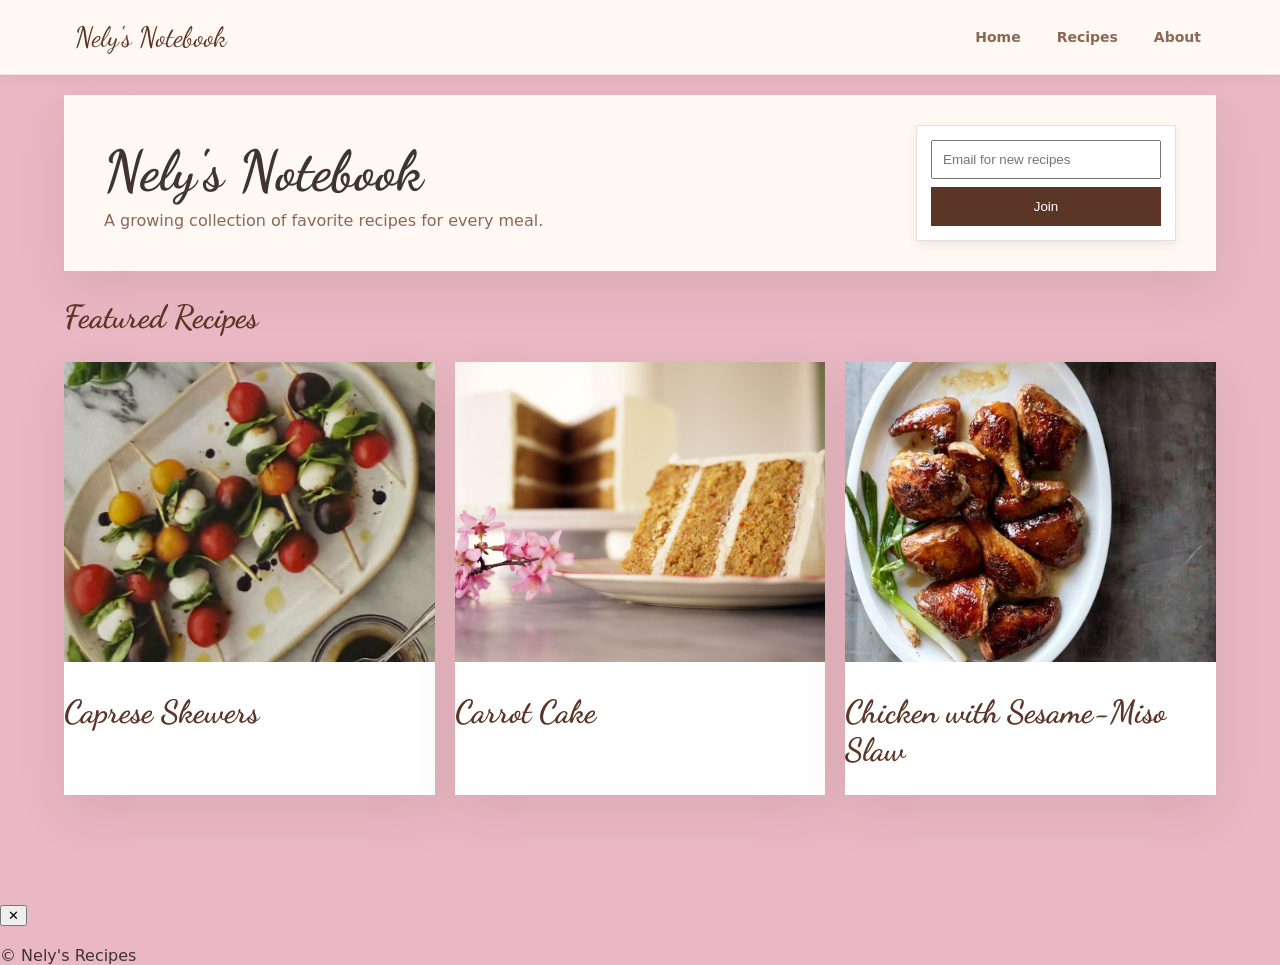
<file: index.html>
<!doctype html>
<html lang="en">
<head>
  <meta charset="utf-8">
  <meta name="viewport" content="width=device-width,initial-scale=1">
  <title>Nely's Notebook</title>
  <link rel="icon" href="favicon.ico">
  <link rel="preconnect" href="https://fonts.googleapis.com">
  <link rel="preconnect" href="https://fonts.gstatic.com" crossorigin>
  <link href="https://fonts.googleapis.com/css2?family=Dancing+Script:wght@700&family=Rochester&display=swap" rel="stylesheet">
  <link rel="stylesheet" href="css/styles.css">
</head>
<body class="home">

  <header class="top-bar">
    <div class="top-bar-inner">
      <a class="site-title" href="index.html">Nely's Notebook</a>
      <nav class="main-nav" aria-label="Main">
        <a href="index.html">Home</a>
        <a href="recipes.html">Recipes</a>
        <a href="about.html">About</a>
      </nav>
    </div>
  </header>

  <main>

   <section class="hero">
  <div class="hero-content">

    <div class="hero-text">
      <h1>Nely's Notebook</h1>
      <p>A growing collection of favorite recipes for every meal.</p>
    </div>

    <div class="email-capture hero-email">
      <form id="emailForm">
        <input
          id="emailInput"
          type="email"
          placeholder="Email for new recipes"
          required
        >
        <button class="btn" type="submit">Join</button>
      </form>
    </div>

  </div>
</section>

    <section class="featured">
      <h2>Featured Recipes</h2>
      <div class="featured-grid" id="featured"></div>
    </section>

  </main>

  <div class="details" id="details">
    <div class="panel">
      <button id="closeBtn">✕</button>
      <h2 id="detailTitle"></h2>
      <div id="detailContent"></div>
    </div>
  </div>

  <footer>© Nely's Recipes</footer>

  <script>
    const browse = document.getElementById("browseBtn");
    if (browse) {
      browse.onclick = () => {
        const target = document.getElementById("featured") || document.getElementById("recipes");
        if (target) target.scrollIntoView({ behavior: "smooth" });
      };
    }

    document.getElementById("emailForm").onsubmit = e => {
      e.preventDefault();
      alert("Subscribed!");
    };
  </script>

  <script src="app.js"></script>

</body>
</html>
</file>
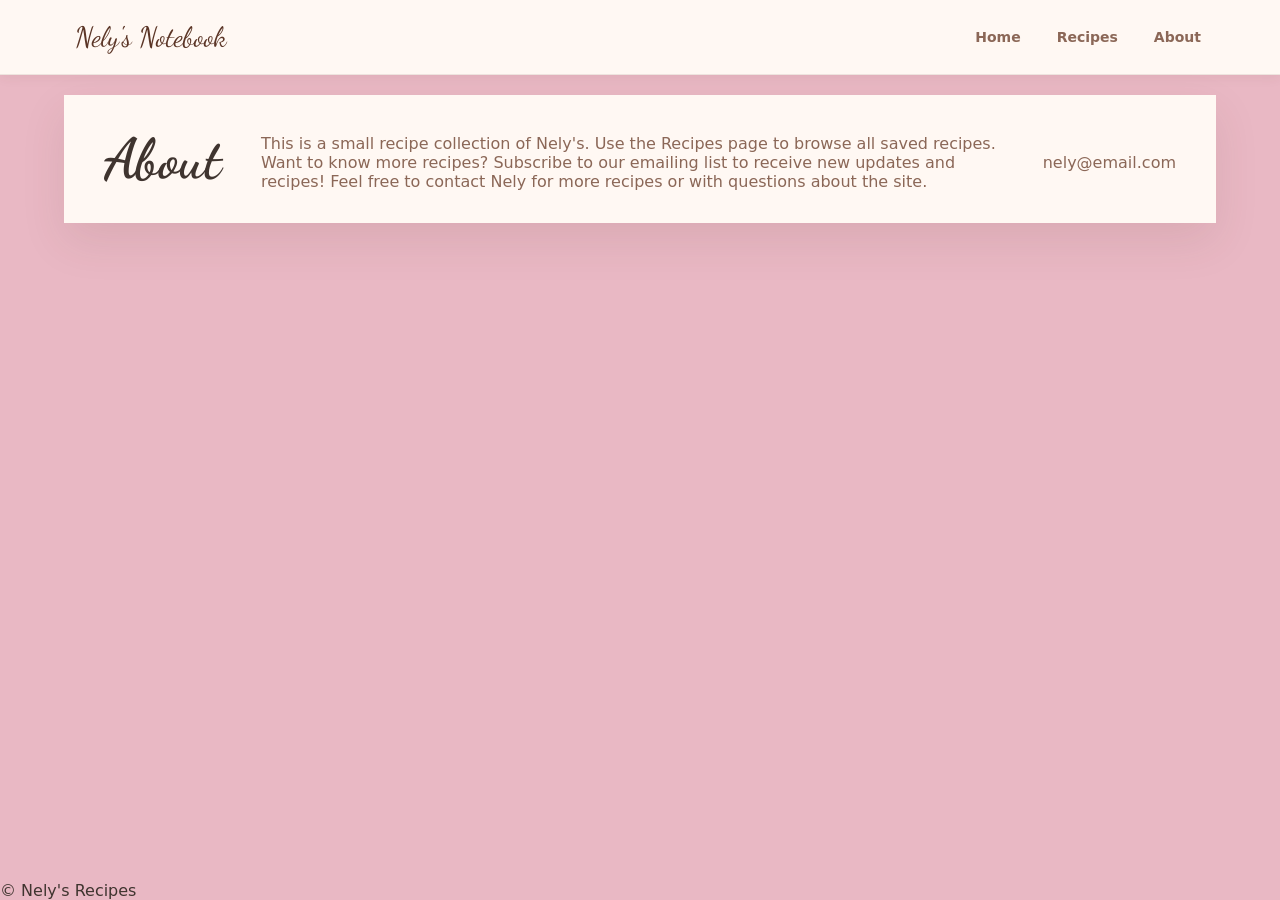
<file: about.html>
<!doctype html>
<html lang="en">
<head>
  <meta charset="utf-8">
  <meta name="viewport" content="width=device-width,initial-scale=1">
  <title>About — Nely's Notebook</title>
  <link rel="icon" href="favicon.ico">
  <link rel="preconnect" href="https://fonts.googleapis.com">
  <link rel="preconnect" href="https://fonts.gstatic.com" crossorigin>
  <link href="https://fonts.googleapis.com/css2?family=Dancing+Script:wght@700&family=Rochester&display=swap" rel="stylesheet">
  <link rel="stylesheet" href="css/styles.css">
</head>
<body class="about">

  <header class="top-bar">
    <div class="top-bar-inner">
      <a class="site-title" href="index.html">Nely's Notebook</a>
      <nav class="main-nav" aria-label="Main">
        <a href="index.html">Home</a>
        <a href="recipes.html">Recipes</a>
        <a href="about.html">About</a>
      </nav>
    </div>
  </header>

  <main>

    <section class="hero">
      <div class="hero-content">
        <h1>About</h1>
        <p>
          This is a small recipe collection of Nely's. Use the Recipes page to browse
          all saved recipes. Want to know more recipes? Subscribe to our emailing
          list to receive new updates and recipes! Feel free to contact Nely for
          more recipes or with questions about the site.
        </p>
        <p>nely@email.com</p>
      </div>
    </section>

  </main>

  <footer>© Nely's Recipes</footer>

  <script src="app.js"></script>

</body>
</html>
</file>
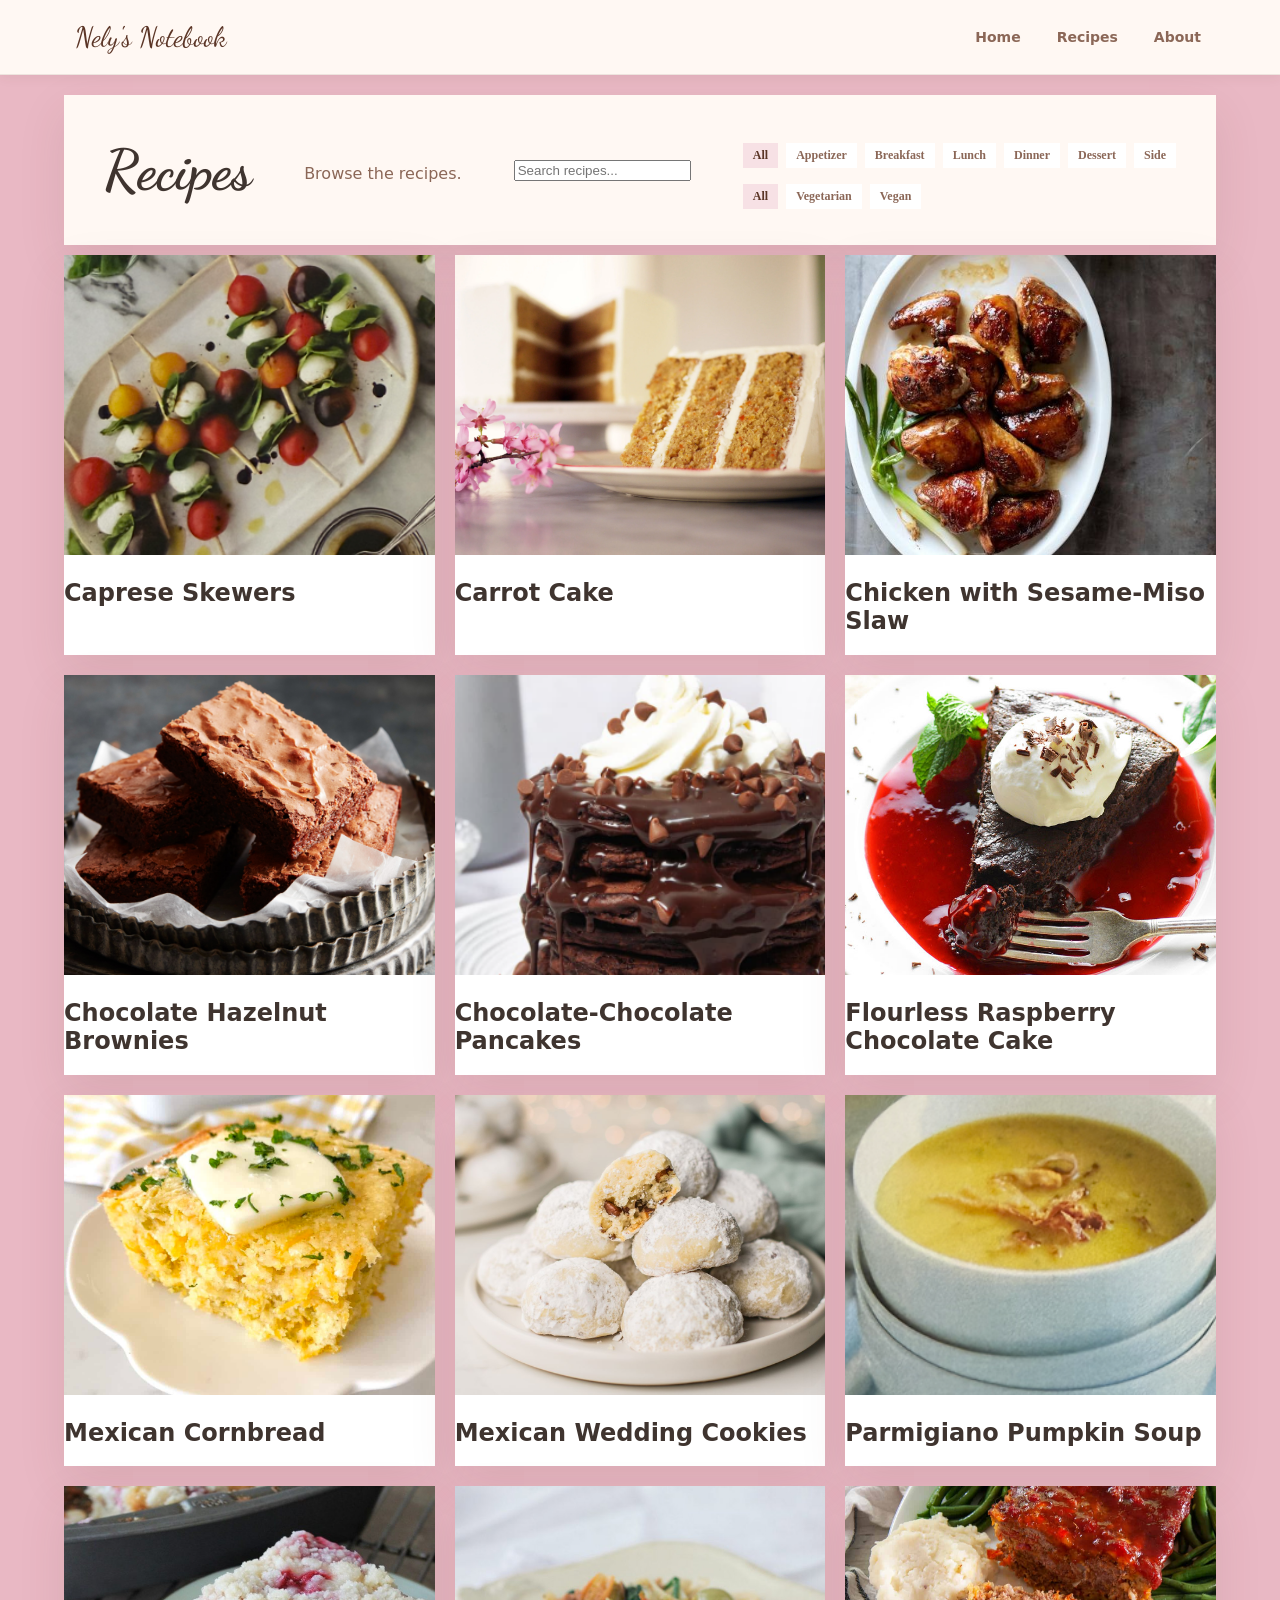
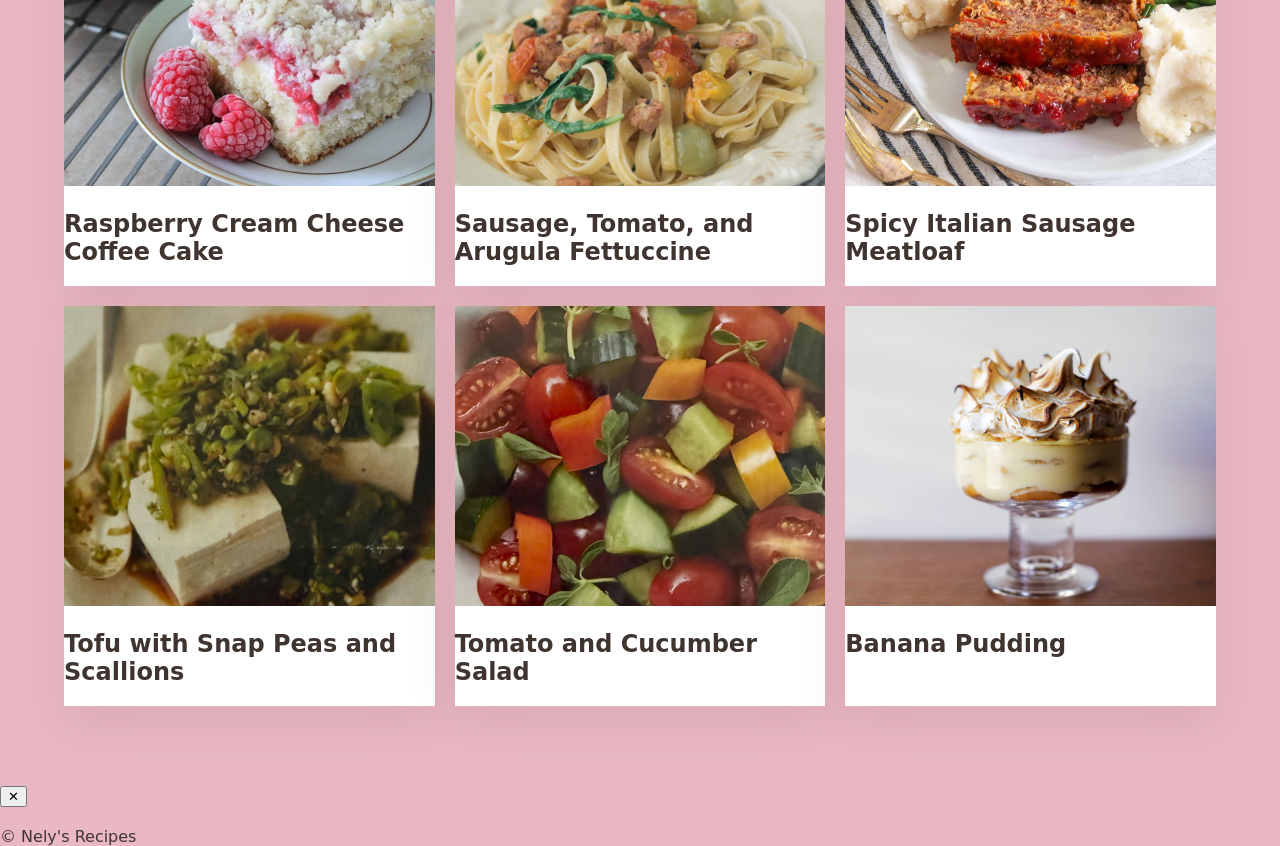
<file: recipes.html>
<!doctype html>
<html lang="en">
<head>
  <meta charset="utf-8">
  <meta name="viewport" content="width=device-width,initial-scale=1">
  <title>Recipes — Nely's Notebook</title>
  <link rel="icon" href="favicon.ico">
  <link rel="preconnect" href="https://fonts.googleapis.com">
  <link rel="preconnect" href="https://fonts.gstatic.com" crossorigin>
  <link href="https://fonts.googleapis.com/css2?family=Dancing+Script:wght@700&family=Rochester&display=swap" rel="stylesheet">
  <link rel="stylesheet" href="css/styles.css">
</head>
<body>

  <header class="top-bar">
    <div class="top-bar-inner">
      <a class="site-title" href="index.html">Nely's Notebook</a>
      <nav class="main-nav" aria-label="Main">
        <a href="index.html">Home</a>
        <a href="recipes.html">Recipes</a>
        <a href="about.html">About</a>
      </nav>
    </div>
  </header>

  <main>

    <section class="hero">
      <div class="hero-content">
        <h1>Recipes</h1>
        <p>Browse the recipes.</p>

        <input id="search" class="search" placeholder="Search recipes...">

        <div class="hero-tabs">

          <div class="top-meals">
            <button class="top-meal-btn active" data-meal="all">All</button>
            <button class="top-meal-btn" data-meal="appetizer">Appetizer</button>
            <button class="top-meal-btn" data-meal="breakfast">Breakfast</button>
            <button class="top-meal-btn" data-meal="lunch">Lunch</button>
            <button class="top-meal-btn" data-meal="dinner">Dinner</button>
            <button class="top-meal-btn" data-meal="dessert">Dessert</button>
            <button class="top-meal-btn" data-meal="side">Side</button>
          </div>

          <div class="top-prefs">
            <button class="top-pref-btn active" data-pref="all">All</button>
            <button class="top-pref-btn" data-pref="vegetarian">Vegetarian</button>
            <button class="top-pref-btn" data-pref="vegan">Vegan</button>
          </div>

        </div>
      </div>
    </section>

    <section class="grid" id="recipes"></section>

  </main>

  <div class="details" id="details">
    <div class="panel">
      <button id="closeBtn">✕</button>
      <h2 id="detailTitle"></h2>
      <div id="detailContent"></div>
    </div>
  </div>

  <footer>© Nely's Recipes</footer>

  <script src="app.js"></script>

</body>
</html>
</file>
<file: css/styles.css>
:root {
  --cream: #fff8f3;
  --paper: #fff;
  --rose: #e9b8c4;
  --rose-light: #f7e1e5;
  --brown: #5b3526;
  --brown-soft: #8b6757;
  --text: #3f342f;
  --muted: #85756e;
  --shadow: 0 18px 45px rgba(91, 53, 38, .10);
}

/* ── Base ── */
* { box-sizing: border-box; }

body {
  margin: 0;
  background: var(--rose);
  color: var(--text);
  font-family: Inter, system-ui, sans-serif;
  display: flex;
  flex-direction: column;
  min-height: 100vh;
}

main {
  flex: 1;
  max-width: 1200px;
  margin: auto;
  padding: 0 24px 80px;
}

/* ── Links ── */
a {
  background: var(--cream);
  padding: 6px 10px;
  text-decoration: none;
  color: inherit;
  display: inline-block;
  transition: .12s;
}
a:hover {
  background: var(--paper);
  transform: translateY(-2px);
}

/* ── Top bar ── */
.top-bar {
  position: sticky;
  top: 0;
  z-index: 20;
  background: var(--cream);
  border-bottom: 1px solid rgba(91, 53, 38, 0.10);
  box-shadow: 0 2px 12px rgba(91, 53, 38, 0.07);
}

.top-bar-inner {
  max-width: 1200px;
  margin: auto;
  padding: 14px 25px;
  display: flex;
  justify-content: space-between;
  align-items: center;
  flex-wrap: wrap;
}

.site-title {
  font-family: 'Dancing Script', cursive;
  font-size: 28px;
  color: var(--brown);
  text-decoration: none;
  pointer-events: none;
}

/* ── Nav ── */
.main-nav {
  display: flex;
  gap: 8px;
}

.main-nav a {
  background: transparent;
  color: var(--brown-soft);
  font-weight: 600;
  font-size: 14px;
  padding: 7px 14px;
}

.main-nav a:hover {
  background: var(--rose-light);
  color: var(--brown);
}

/* ── HERO (clean + non-cutter layout) ── */
.hero {
  max-width: 1200px;
  margin: 20px auto 10px;
  background: var(--cream);
  box-shadow: var(--shadow);
}

.hero-content {
  display: flex;
  justify-content: space-between;
  align-items: center;
  gap: 40px;
  padding: 30px 40px;
}

.hero-text {
  flex: 1;
}

.hero h1 {
  font-family: 'Dancing Script', cursive;
  font-size: 56px;
  margin: 0;
}

.hero p {
  margin: 6px 0 0;
  font-size: 16px;
  color: var(--brown-soft);
}

/* ── Email card ── */
.hero-email {
  width: 260px;
  background: white;
  padding: 14px;
  border: 1px solid rgba(91,53,38,.15);
  box-shadow: 0 4px 10px rgba(0,0,0,.08);
}

.hero-email form {
  display: flex;
  flex-direction: column;
  gap: 8px;
}

.hero-email input {
  width: 100%;
  padding: 10px;
}

/* ── FILTER TABS (horizontal scroll) ── */
.hero-tabs {
  margin-top: 18px;
  display: flex;
  flex-direction: column;
  gap: 10px;
}

.top-meals,
.top-prefs {
  display: flex;
  gap: 8px;
  overflow-x: auto;
  white-space: nowrap;
  padding-bottom: 6px;
  scrollbar-width: none;
}

.top-meals::-webkit-scrollbar,
.top-prefs::-webkit-scrollbar {
  display: none;
}

/* Buttons */
.top-meal-btn,
.top-pref-btn {
  flex: 0 0 auto;
  white-space: nowrap;

  padding: 5px 10px;
  font-size: 12px;
  font-family: Georgia, serif;
  font-weight: 600;

  background: #fff;
  color: var(--brown-soft);
  border: 0;
  cursor: pointer;
  transition: .2s;
}

.top-meal-btn:hover,
.top-pref-btn:hover {
  background: var(--rose-light);
  color: var(--brown);
}

.top-meal-btn.active,
.top-pref-btn.active {
  background: var(--rose-light);
  color: var(--brown);
}

/* ── Featured ── */
.featured {
  margin: 10px 0 30px;
}

.featured h2 {
  font-family: 'Dancing Script', cursive;
  font-size: 32px;
  color: var(--brown);
}

/* ── Grid ── */
.grid,
.featured-grid {
  display: grid;
  grid-template-columns: repeat(3, 1fr);
  gap: 20px;
}

/* ── Cards ── */
.card {
  background: var(--paper);
  box-shadow: var(--shadow);
  cursor: pointer;
  transition: .25s;
}

.card:hover {
  transform: translateY(-8px);
}

.card img {
  width: 100%;
  height: 300px;
  object-fit: cover;
}

/* ── Button ── */
.btn {
  background: var(--brown);
  color: white;
  border: 0;
  padding: 12px 25px;
  cursor: pointer;
}

.btn:hover {
  background: var(--rose);
  color: var(--brown);
}

/* ── Responsive ── */
@media (max-width: 900px) {
  .hero-content {
    flex-direction: column;
    align-items: flex-start;
  }

  .hero-email {
    width: 100%;
    max-width: 320px;
  }

  .grid,
  .featured-grid {
    grid-template-columns: repeat(2, 1fr);
  }
}

@media (max-width: 600px) {
  .grid,
  .featured-grid {
    grid-template-columns: 1fr;
  }

  .hero h1 {
    font-size: 42px;
  }
}
</file>
